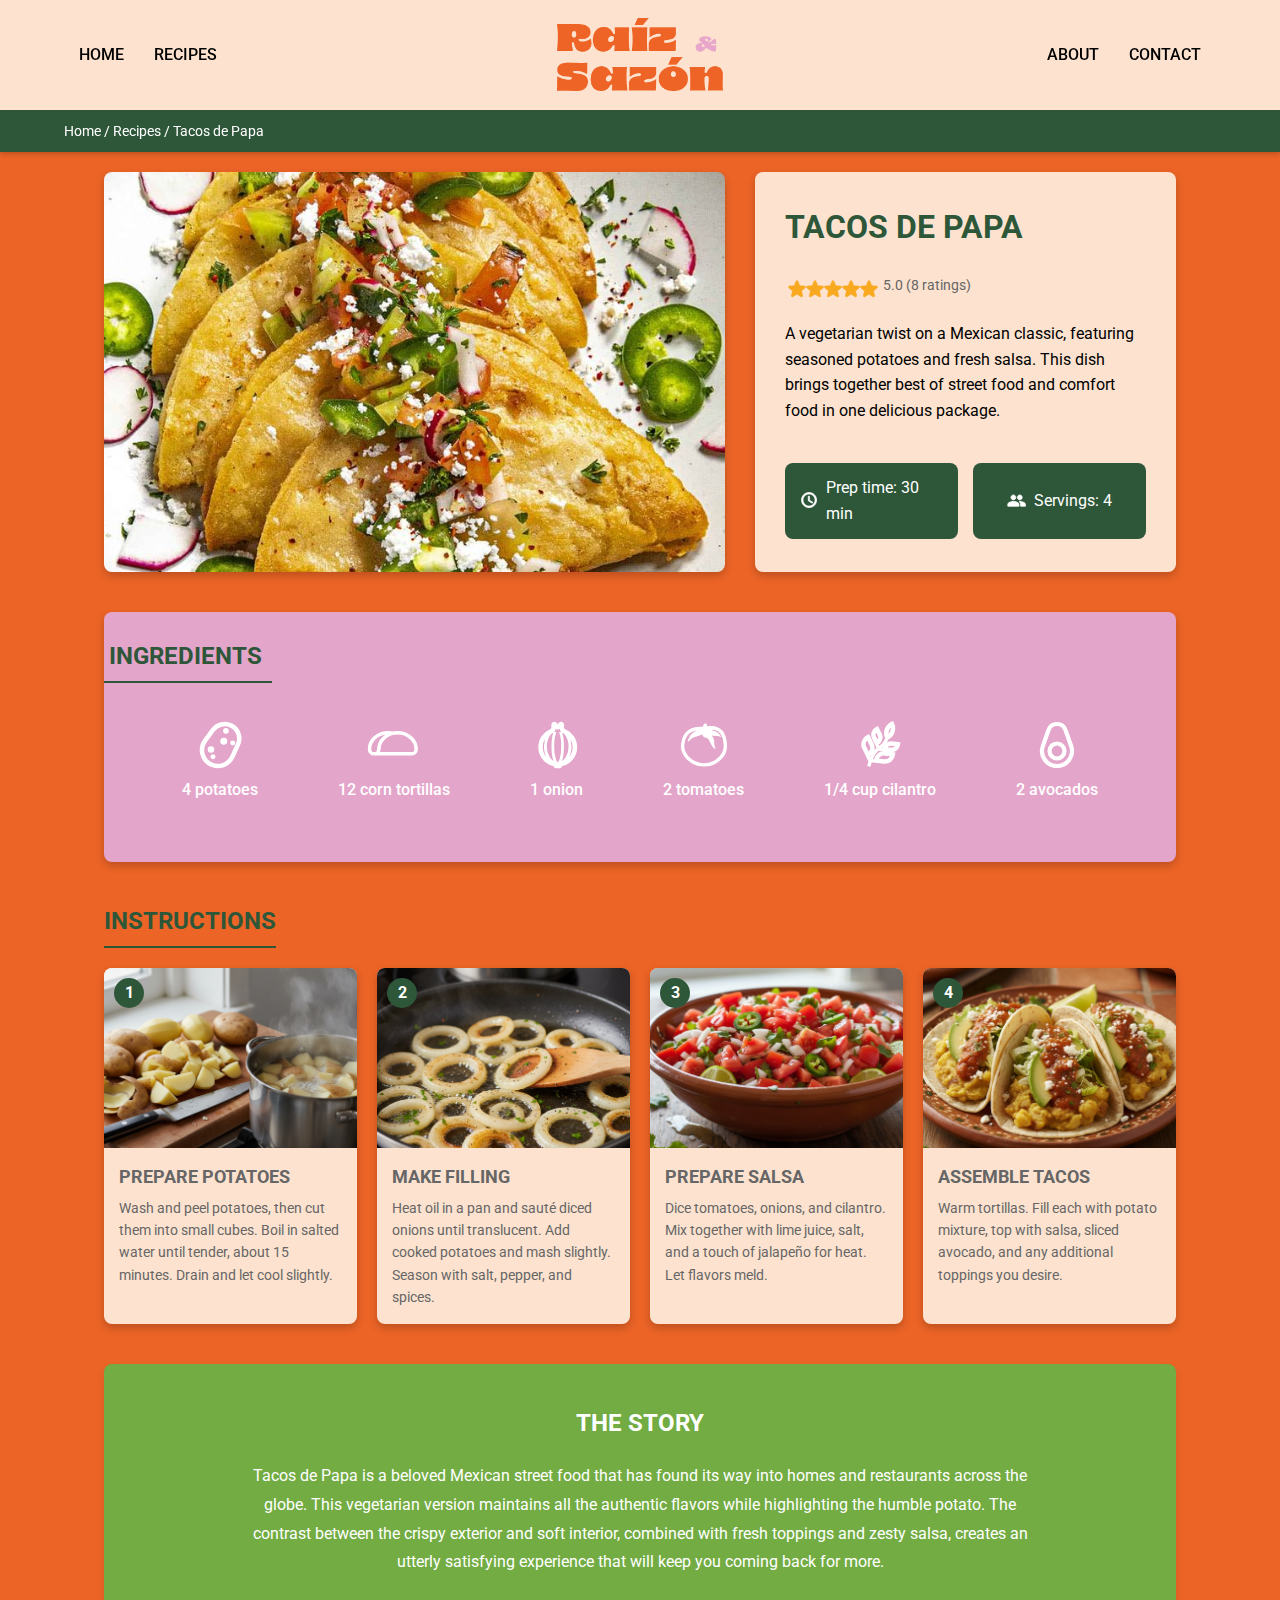
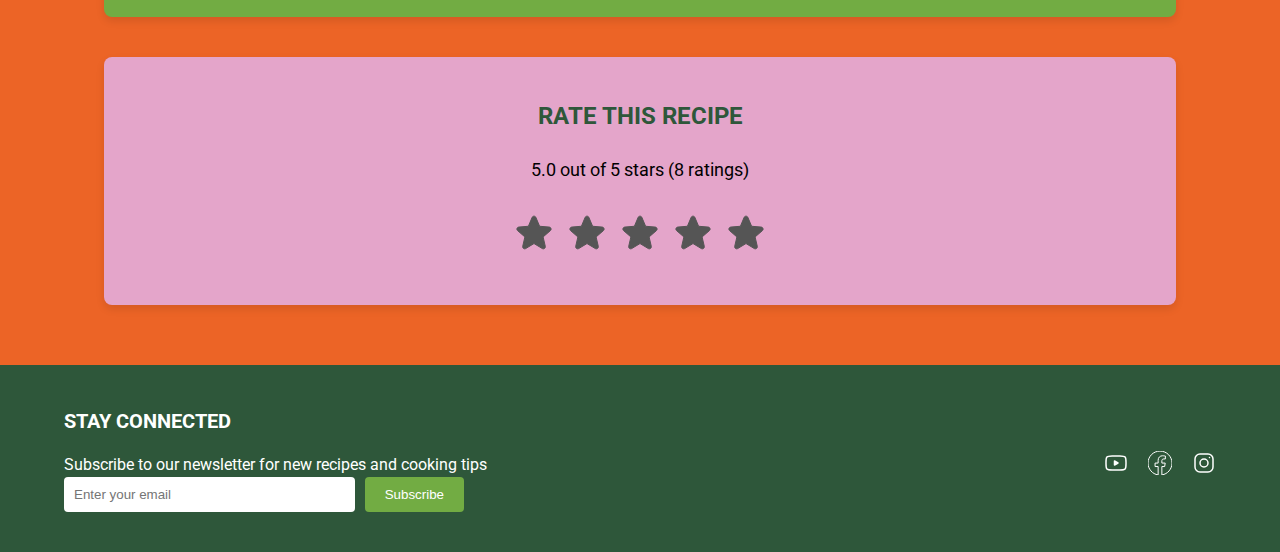
<file: index.html>
<!DOCTYPE html>
<html lang="en">
<head>
    <meta charset="UTF-8">
    <meta name="viewport" content="width=device-width, initial-scale=1.0">
    <title>raiz & sazon</title>
    <link rel="stylesheet" href="css/raiz.css">
</head>

<body>
    <header>
        <nav>
            <div class="nav-left">
                <ul class="nav-links">
                    <li><a href="#">HOME</a></li>
                    <li><a href="#">RECIPES</a></li>
                </ul>
            </div>
            <div class="logo">
                <img src="img/raiz_sazon_logo.png" alt="Raíz Sazón Logo">
            </div>
            <div class="nav-right">
                <ul class="nav-links">
                    <li><a href="#">ABOUT</a></li>
                    <li><a href="#">CONTACT</a></li>
                </ul>
            </div>
        </nav>
        <div class="breadcrumb">
            <a href="#">Home</a> / <a href="#">Recipes</a> / Tacos de Papa
        </div>
    </header>
    
    <main class="container">
        <section class="recipe-header">
            <div class="recipe-image" style="background-image: url('img/tacos.jpg')"></div>
            <div class="recipe-info">
                <h1 class="recipe-title">Tacos de Papa</h1>
                <div class="rating">
                    <div class="stars">
                        <span class="icon star-filled"><svg xmlns="http://www.w3.org/2000/svg" width="24" height="24" viewBox="0 0 24 24"><path fill="currentColor" d="m12 17.275l-4.15 2.5q-.275.175-.575.15t-.525-.2t-.35-.437t-.05-.588l1.1-4.725L3.775 10.8q-.25-.225-.312-.513t.037-.562t.3-.45t.55-.225l4.85-.425l1.875-4.45q.125-.3.388-.45t.537-.15t.537.15t.388.45l1.875 4.45l4.85.425q.35.05.55.225t.3.45t.038.563t-.313.512l-3.675 3.175l1.1 4.725q.075.325-.05.588t-.35.437t-.525.2t-.575-.15z" stroke-width="0.5" stroke="currentColor"/></svg></span>
                        <span class="icon star-filled"><svg xmlns="http://www.w3.org/2000/svg" width="24" height="24" viewBox="0 0 24 24"><path fill="currentColor" d="m12 17.275l-4.15 2.5q-.275.175-.575.15t-.525-.2t-.35-.437t-.05-.588l1.1-4.725L3.775 10.8q-.25-.225-.312-.513t.037-.562t.3-.45t.55-.225l4.85-.425l1.875-4.45q.125-.3.388-.45t.537-.15t.537.15t.388.45l1.875 4.45l4.85.425q.35.05.55.225t.3.45t.038.563t-.313.512l-3.675 3.175l1.1 4.725q.075.325-.05.588t-.35.437t-.525.2t-.575-.15z" stroke-width="0.5" stroke="currentColor"/></svg></span>
                        <span class="icon star-filled"><svg xmlns="http://www.w3.org/2000/svg" width="24" height="24" viewBox="0 0 24 24"><path fill="currentColor" d="m12 17.275l-4.15 2.5q-.275.175-.575.15t-.525-.2t-.35-.437t-.05-.588l1.1-4.725L3.775 10.8q-.25-.225-.312-.513t.037-.562t.3-.45t.55-.225l4.85-.425l1.875-4.45q.125-.3.388-.45t.537-.15t.537.15t.388.45l1.875 4.45l4.85.425q.35.05.55.225t.3.45t.038.563t-.313.512l-3.675 3.175l1.1 4.725q.075.325-.05.588t-.35.437t-.525.2t-.575-.15z" stroke-width="0.5" stroke="currentColor"/></svg></span>
                        <span class="icon star-filled"><svg xmlns="http://www.w3.org/2000/svg" width="24" height="24" viewBox="0 0 24 24"><path fill="currentColor" d="m12 17.275l-4.15 2.5q-.275.175-.575.15t-.525-.2t-.35-.437t-.05-.588l1.1-4.725L3.775 10.8q-.25-.225-.312-.513t.037-.562t.3-.45t.55-.225l4.85-.425l1.875-4.45q.125-.3.388-.45t.537-.15t.537.15t.388.45l1.875 4.45l4.85.425q.35.05.55.225t.3.45t.038.563t-.313.512l-3.675 3.175l1.1 4.725q.075.325-.05.588t-.35.437t-.525.2t-.575-.15z" stroke-width="0.5" stroke="currentColor"/></svg></span>
                        <span class="icon star-filled"><svg xmlns="http://www.w3.org/2000/svg" width="24" height="24" viewBox="0 0 24 24"><path fill="currentColor" d="m12 17.275l-4.15 2.5q-.275.175-.575.15t-.525-.2t-.35-.437t-.05-.588l1.1-4.725L3.775 10.8q-.25-.225-.312-.513t.037-.562t.3-.45t.55-.225l4.85-.425l1.875-4.45q.125-.3.388-.45t.537-.15t.537.15t.388.45l1.875 4.45l4.85.425q.35.05.55.225t.3.45t.038.563t-.313.512l-3.675 3.175l1.1 4.725q.075.325-.05.588t-.35.437t-.525.2t-.575-.15z" stroke-width="0.5" stroke="currentColor"/></svg></span>
                    </div>
                    <div class="rating-count">5.0 (8 ratings)</div>
                </div>
                <p class="recipe-description">
                    A vegetarian twist on a Mexican classic, featuring seasoned potatoes and fresh salsa. This dish brings together best of street food and comfort food in one delicious package.
                </p>
                <div class="recipe-meta">
                    <div class="meta-item prep-time">
                        <span class="icon icon-clock"><svg xmlns="http://www.w3.org/2000/svg" viewBox="0 0 24 24" fill="currentColor"><path d="M11.99 2C6.47 2 2 6.48 2 12s4.47 10 9.99 10C17.52 22 22 17.52 22 12S17.52 2 11.99 2zM12 20c-4.42 0-8-3.58-8-8s3.58-8 8-8 8 3.58 8 8-3.58 8-8 8zm.5-13H11v6l5.25 3.15.75-1.23-4.5-2.67z"/></svg></span>
                        <span>Prep time: 30 min</span>
                    </div>
                    <div class="meta-item servings">
                        <span class="icon icon-users"><svg xmlns="http://www.w3.org/2000/svg" viewBox="0 0 24 24" fill="currentColor"><path d="M16 11c1.66 0 2.99-1.34 2.99-3S17.66 5 16 5c-1.66 0-3 1.34-3 3s1.34 3 3 3zm-8 0c1.66 0 2.99-1.34 2.99-3S9.66 5 8 5C6.34 5 5 6.34 5 8s1.34 3 3 3zm0 2c-2.33 0-7 1.17-7 3.5V19h14v-2.5c0-2.33-4.67-3.5-7-3.5zm8 0c-.29 0-.62.02-.97.05 1.16.84 1.97 1.97 1.97 3.45V19h6v-2.5c0-2.33-4.67-3.5-7-3.5z"/></svg></span>
                        <span>Servings: 4</span>
                    </div>
                </div>
            </div>
        </section>
        
        <section class="ingredients">
            <h2 class="section-title">Ingredients</h2>
            <ul class="ingredient-list">
                <li class="ingredient-item">
                    <span class="icon ingredient-icon"><svg xmlns="http://www.w3.org/2000/svg" width="32" height="32" viewBox="0 0 32 32"><g fill="currentColor" stroke-width="1" stroke="currentColor"><path d="M19.967 7.946a1.4 1.4 0 1 0 0-2.8a1.4 1.4 0 0 0 0 2.8m.36 5.55a1.83 1.83 0 1 1-3.66 0a1.83 1.83 0 0 1 3.66 0m-8.65 5.51a1.68 1.68 0 1 1-3.36 0a1.68 1.68 0 0 1 3.36 0m-.37 6.03a1.16 1.16 0 1 0 0-2.32a1.16 1.16 0 0 0 0 2.32m14.35-10.38a1.16 1.16 0 1 1-2.32 0a1.16 1.16 0 0 1 2.32 0"/><path d="M23.684 2.021A10.706 10.706 0 0 0 10.49 5.374l-5.24 7.14c-4.323 5.888-2.188 14.26 4.42 17.367c5.834 2.746 12.772.206 15.474-5.635a2294 2294 0 0 0 2.413-5.225l1.297-2.817c2.46-5.34.154-11.67-5.171-14.183m-11.58 4.536A8.706 8.706 0 0 1 22.83 3.83c4.335 2.046 6.209 7.196 4.209 11.537l-1.297 2.816v.002c-.65 1.41-.665 1.444-2.413 5.22c-2.237 4.839-7.98 6.938-12.806 4.666c-5.471-2.573-7.237-9.502-3.66-14.374z"/></g></svg></span>
                    <span>4 potatoes</span>
                </li>
                <li class="ingredient-item">
                    <span class="icon ingredient-icon"><svg xmlns="http://www.w3.org/2000/svg" width="24" height="24" viewBox="0 0 24 24"><path fill="currentColor" d="M3.5 18A2.5 2.5 0 0 1 1 15.5C1 11.36 4.81 8 9.5 8c.69 0 1.36.07 2 .21c.64-.14 1.31-.21 2-.21c4.69 0 8.5 3.36 8.5 7.5a2.5 2.5 0 0 1-2.5 2.5zM2 15.5A1.5 1.5 0 0 0 3.5 17A1.5 1.5 0 0 0 5 15.5c0-2.78 1.71-5.2 4.25-6.5C5.22 9.12 2 12 2 15.5M19.5 17a1.5 1.5 0 0 0 1.5-1.5c0-3.59-3.36-6.5-7.5-6.5S6 11.91 6 15.5c0 .56-.19 1.08-.5 1.5z" stroke-width="0.5" stroke="currentColor"/></svg></span>
                    <span>12 corn tortillas</span>
                </li>
                <li class="ingredient-item">
                    <span class="icon ingredient-icon"><svg xmlns="http://www.w3.org/2000/svg" width="32" height="32" viewBox="0 0 32 32"><path fill="currentColor" d="M12.74 2.458c0-1.333 1.658-1.981 2.553-.959l1.182 1.354L17.657 1.5c.895-1.023 2.553-.375 2.553.958v1.83c0 .738.44 1.405 1.136 1.712c4.464 1.892 7.604 6.325 7.604 11.488c0 6.076-4.349 11.146-10.11 12.25v.01c0 .69-.56 1.25-1.25 1.25h-2.16c-.69 0-1.25-.56-1.25-1.25v-.005C8.458 28.632 4 23.438 4 17.478c0-5.166 3.143-9.589 7.608-11.48a1.86 1.86 0 0 0 1.132-1.7zm2 1.449v.39a3.86 3.86 0 0 1-2.346 3.54l-.004.002q-.276.116-.542.248c-1.96 2.085-3.118 5.341-3.118 8.84c0 5.31 2.645 9.753 6.153 10.805c-1.346-2.014-2.063-6.514-2.063-10.814c0-3.76.5-7.21 1.37-9.44l.75.29c-.82 2.11-1.31 5.53-1.31 9.15c0 3.03.33 5.88.94 8.02c.552 1.949 1.2 2.82 1.69 3.022q.221.005.441 0c.489-.203 1.137-1.074 1.689-3.022c.6-2.14.94-4.98.94-8.02c0-3.61-.49-7.03-1.31-9.15l.75-.29c.87 2.24 1.37 5.68 1.37 9.44c-.007 4.3-.72 8.801-2.064 10.814c3.508-1.05 6.154-5.494 6.154-10.804c0-3.495-1.155-6.746-3.109-8.832a10 10 0 0 0-.56-.257l-.012-.005a3.87 3.87 0 0 1-2.339-3.546v-.381l-.635.726a1.456 1.456 0 0 1-2.186.016l-.006-.007zM9.67 9.52A10.44 10.44 0 0 0 6 17.478c0 3.797 2.18 7.24 5.335 9.08q-.547-.559-1.035-1.24c-1.61-2.25-2.49-5.23-2.49-8.39c0-2.728.67-5.326 1.86-7.407m11.817 17.167a10.47 10.47 0 0 0 5.463-9.2c0-3.176-1.416-6.025-3.649-7.947c1.184 2.078 1.849 4.668 1.849 7.387c0 3.16-.88 6.14-2.49 8.39q-.55.762-1.173 1.37" stroke-width="1" stroke="currentColor"/></svg></span>
                    <span>1 onion</span>
                </li>
                <li class="ingredient-item">
                    <span class="icon ingredient-icon"><svg xmlns="http://www.w3.org/2000/svg" width="64" height="64" viewBox="0 0 64 64"><path fill="currentColor" d="M61.96 31.649C60.747 10.563 49.854 7.48 41.072 7.479h-.001c-2.219.001-4.301.197-6.06.351c-.015-.959.026-1.986.187-3.121c.003-.016-.004-.03-.006-.045q.005-.012.006-.024c0-.353-.664-.64-1.486-.64c-.82 0-1.484.287-1.484.64a24.5 24.5 0 0 1-.917 3.371c-11.587.07-26.85 1.908-29.18 22.922C.441 46.184 15.336 60 32.093 60S62.841 46.975 61.96 31.649M35.635 10.787q.614-.055 1.269-.108c-.524.211-1.033.43-1.512.65c-.035-.158-.059-.346-.091-.514zm-5.559.238c-.131.273-.259.535-.382.776a9 9 0 0 0-.933-.742q.657-.022 1.315-.034m22.571 37.301C47.442 53.839 39.95 57 32.093 57c-8.007 0-15.96-3.544-21.276-9.48c-4.307-4.811-6.333-10.584-5.704-16.257c1.181-10.648 5.892-15.734 11.938-18.143c5.858-1.088 11.37.91 11.37.91s-12.529-3.11-17.442 12.988c6.183-9.639 16.823-6.802 19.622-10.355c0 6.869 4.992 3.536 7.515 6.63c3.246 3.978 4.434 11.106 8.168 12.51c-3.678-7.896 2.344-7.588-6.117-18.185c4.457 2.769 6.768-.033 12.854 2.462c-5.207-8.511-13.537-6.05-13.537-6.05s3.39-3.089 6.984-3.003c6.072 1.418 11.657 6.189 12.498 20.795c.342 5.965-1.902 11.826-6.319 16.504" stroke-width="1.5" stroke="currentColor"/></svg></span>
                    <span>2 tomatoes</span>
                </li>
                <li class="ingredient-item">
                    <span class="icon ingredient-icon"><svg xmlns="http://www.w3.org/2000/svg" width="32" height="32" viewBox="0 0 32 32"><path fill="currentColor" d="m24.877 1.562l-.439-.9l-.898.44c-3.834 1.87-5.444 6.497-3.57 10.337l.056.115a13.2 13.2 0 0 1-4.641 5.854l-.925-1.903a5.23 5.23 0 0 0 2.227-6.892L14.44 3.994l-.899.437a5.226 5.226 0 0 0-2.412 6.986l1.537 3.16q.014.04.032.077l1.69 3.476a14.4 14.4 0 0 0-4.68 6.58l-.256.74l-.964-1.983a6.41 6.41 0 0 0 2.77-8.463l-2.76-5.662l-.9.44c-3.172 1.55-4.502 5.377-2.949 8.557l2.284 4.685q.015.047.037.092l1.922 3.954l-.874 2.53l1.14.39l1.007-2.907l3.8.396l.073.002l4.536.474a6.403 6.403 0 0 0 7.039-5.701l.104-.995l-6.265-.653a6.403 6.403 0 0 0-7.015 5.501l-1.867-.195l.278-.802a13.2 13.2 0 0 1 3.975-5.764l3.233.343v.002l.627.065l.507.054l.027.002l3.957.413c2.866.296 5.442-1.78 5.739-4.652l.103-.994l-5.11-.533h-.003c-2.807-.302-5.31 1.688-5.713 4.445l-1.937-.207a14.4 14.4 0 0 0 4.91-6.315l.143-.07c3.846-1.871 5.444-6.5 3.57-10.337m-3.473 7.94l-.034-.01a5.74 5.74 0 0 1 2.098-6.012a5.73 5.73 0 0 1-2.064 6.022m-8.476 1.041a3.23 3.23 0 0 1 .657-3.734l1.304 2.678a3.23 3.23 0 0 1-.66 3.732zm-6.482 6.918a4.4 4.4 0 0 1 1.182-5.34l1.83 3.755v.001a4.41 4.41 0 0 1-1.18 5.342zm16.935.775l-2.965-.31a3.21 3.21 0 0 1 3.275-1.891h.003l2.969.31a3.23 3.23 0 0 1-3.282 1.89m-8.76 7.295a4.41 4.41 0 0 1 4.624-2.936l4.162.434a4.41 4.41 0 0 1-4.624 2.936z" stroke-width="1" stroke="currentColor"/></svg></span>
                    <span>1/4 cup cilantro</span>
                </li>
                <li class="ingredient-item">
                    <span class="icon ingredient-icon"><svg xmlns="http://www.w3.org/2000/svg" width="256" height="256" viewBox="0 0 256 256"><path fill="currentColor" d="M128 112a48 48 0 1 0 48 48a48.05 48.05 0 0 0-48-48m0 80a32 32 0 1 1 32-32a32 32 0 0 1-32 32m83-61.34l-29.8-84.19a56 56 0 0 0-106-1.14l-29.51 83.5A88 88 0 1 0 211 130.66M128 232a72.05 72.05 0 0 1-67.33-97.57a1.3 1.3 0 0 1 .07-.18l29.54-83.59a40 40 0 0 1 75.74.88l.06.18L195.9 136a72.05 72.05 0 0 1-67.9 96" stroke-width="6.5" stroke="currentColor"/></svg></span>
                    <span>2 avocados</span>
                </li>
            </ul>
        </section>
        
        <section class="instructions">
            <h2 class="section-title">Instructions</h2>
            <div class="instruction-cards">
                <div class="instruction-card">
                    <div class="step-number">1</div>
                    <img src="img/step_1.png" alt="Preparing potatoes">
                    <h3>Prepare potatoes</h3>
                    <p>Wash and peel potatoes, then cut them into small cubes. Boil in salted water until tender, about 15 minutes. Drain and let cool slightly.</p>
                </div>
                <div class="instruction-card">
                    <div class="step-number">2</div>
                    <img src="img/step_2.png" alt="Making the filling">
                    <h3>Make filling</h3>
                    <p>Heat oil in a pan and sauté diced onions until translucent. Add cooked potatoes and mash slightly. Season with salt, pepper, and spices.</p>
                </div>
                <div class="instruction-card">
                    <div class="step-number">3</div>
                    <img src="img/step_3.png" alt="Preparing salsa">
                    <h3>Prepare salsa</h3>
                    <p>Dice tomatoes, onions, and cilantro. Mix together with lime juice, salt, and a touch of jalapeño for heat. Let flavors meld.</p>
                </div>
                <div class="instruction-card">
                    <div class="step-number">4</div>
                    <img src="img/step_4.png" alt="Assembling tacos">
                    <h3>Assemble tacos</h3>
                    <p>Warm tortillas. Fill each with potato mixture, top with salsa, sliced avocado, and any additional toppings you desire.</p>
                </div>
            </div>
        </section>
        
        <section class="story">
            <h2>THE STORY</h2>
            <p>
                Tacos de Papa is a beloved Mexican street food that has found its way into homes and restaurants across the globe. This vegetarian version maintains all the authentic flavors while highlighting the humble potato. The contrast between the crispy exterior and soft interior, combined with fresh toppings and zesty salsa, creates an utterly satisfying experience that will keep you coming back for more.
            </p>
        </section>
        
       <section class="rating-section">
        <h2>Rate This Recipe</h2>
        <div class="current-rating">5.0 out of 5 stars (8 ratings)</div>
        <div class="user-rating">
            <input type="radio" name="rating" id="star5" value="5"><label for="star5"><svg xmlns="http://www.w3.org/2000/svg" width="48" height="48" viewBox="0 0 24 24" class="star-icon"><path fill="currentColor" d="m12 17.275l-4.15 2.5q-.275.175-.575.15t-.525-.2t-.35-.437t-.05-.588l1.1-4.725L3.775 10.8q-.25-.225-.312-.513t.037-.562t.3-.45t.55-.225l4.85-.425l1.875-4.45q.125-.3.388-.45t.537-.15t.537.15t.388.45l1.875 4.45l4.85.425q.35.05.55.225t.3.45t.038.563t-.313.512l-3.675 3.175l1.1 4.725q.075.325-.05.588t-.35.437t-.525.2t-.575-.15z" stroke-width="0.5" stroke="currentColor"/></svg></label>
            <input type="radio" name="rating" id="star4" value="4"><label for="star4"><svg xmlns="http://www.w3.org/2000/svg" width="48" height="48" viewBox="0 0 24 24" class="star-icon"><path fill="currentColor" d="m12 17.275l-4.15 2.5q-.275.175-.575.15t-.525-.2t-.35-.437t-.05-.588l1.1-4.725L3.775 10.8q-.25-.225-.312-.513t.037-.562t.3-.45t.55-.225l4.85-.425l1.875-4.45q.125-.3.388-.45t.537-.15t.537.15t.388.45l1.875 4.45l4.85.425q.35.05.55.225t.3.45t.038.563t-.313.512l-3.675 3.175l1.1 4.725q.075.325-.05.588t-.35.437t-.525.2t-.575-.15z" stroke-width="0.5" stroke="currentColor"/></svg></label>
            <input type="radio" name="rating" id="star3" value="3"><label for="star3"><svg xmlns="http://www.w3.org/2000/svg" width="48" height="48" viewBox="0 0 24 24" class="star-icon"><path fill="currentColor" d="m12 17.275l-4.15 2.5q-.275.175-.575.15t-.525-.2t-.35-.437t-.05-.588l1.1-4.725L3.775 10.8q-.25-.225-.312-.513t.037-.562t.3-.45t.55-.225l4.85-.425l1.875-4.45q.125-.3.388-.45t.537-.15t.537.15t.388.45l1.875 4.45l4.85.425q.35.05.55.225t.3.45t.038.563t-.313.512l-3.675 3.175l1.1 4.725q.075.325-.05.588t-.35.437t-.525.2t-.575-.15z" stroke-width="0.5" stroke="currentColor"/></svg></label>
            <input type="radio" name="rating" id="star2" value="2"><label for="star2"><svg xmlns="http://www.w3.org/2000/svg" width="48" height="48" viewBox="0 0 24 24" class="star-icon"><path fill="currentColor" d="m12 17.275l-4.15 2.5q-.275.175-.575.15t-.525-.2t-.35-.437t-.05-.588l1.1-4.725L3.775 10.8q-.25-.225-.312-.513t.037-.562t.3-.45t.55-.225l4.85-.425l1.875-4.45q.125-.3.388-.45t.537-.15t.537.15t.388.45l1.875 4.45l4.85.425q.35.05.55.225t.3.45t.038.563t-.313.512l-3.675 3.175l1.1 4.725q.075.325-.05.588t-.35.437t-.525.2t-.575-.15z" stroke-width="0.5" stroke="currentColor"/></svg></label>
            <input type="radio" name="rating" id="star1" value="1"><label for="star1"><svg xmlns="http://www.w3.org/2000/svg" width="48" height="48" viewBox="0 0 24 24" class="star-icon"><path fill="currentColor" d="m12 17.275l-4.15 2.5q-.275.175-.575.15t-.525-.2t-.35-.437t-.05-.588l1.1-4.725L3.775 10.8q-.25-.225-.312-.513t.037-.562t.3-.45t.55-.225l4.85-.425l1.875-4.45q.125-.3.388-.45t.537-.15t.537.15t.388.45l1.875 4.45l4.85.425q.35.05.55.225t.3.45t.038.563t-.313.512l-3.675 3.175l1.1 4.725q.075.325-.05.588t-.35.437t-.525.2t-.575-.15z" stroke-width="0.5" stroke="currentColor"/></svg></label>
        </div>
    </section>
    </main>
    
    <footer>
        <div class="newsletter">
            <h3>stay connected</h3>
            <p>Subscribe to our newsletter for new recipes and cooking tips</p>
            <form class="newsletter-form">
                <input type="email" placeholder="Enter your email" required>
                <button type="submit">Subscribe</button>
            </form>
        </div>
        <div class="social-links">
            <a href="#"><span class="icon"><svg xmlns="http://www.w3.org/2000/svg" width="24" height="24" viewBox="0 0 24 24"><g fill="none" stroke="currentColor" stroke-width="1.5"><path fill="currentColor" stroke-linecap="round" stroke-linejoin="round" d="m14 12l-3.5 2v-4z"/><path d="M2 12.708v-1.416c0-2.895 0-4.343.905-5.274c.906-.932 2.332-.972 5.183-1.053C9.438 4.927 10.818 4.9 12 4.9s2.561.027 3.912.065c2.851.081 4.277.121 5.182 1.053S22 8.398 22 11.292v1.415c0 2.896 0 4.343-.905 5.275c-.906.931-2.331.972-5.183 1.052c-1.35.039-2.73.066-3.912.066s-2.561-.027-3.912-.066c-2.851-.08-4.277-.12-5.183-1.052S2 15.602 2 12.708Z"/></g></svg></span></a>
           <a href="#"><span class="icon"><svg xmlns="http://www.w3.org/2000/svg" width="24" height="24" viewBox="0 0 24 24" fill="none"><path d="M24 12.073c0-6.627-5.373-12-12-12s-12 5.373-12 12c0 5.99 4.388 10.954 10.125 11.854v-8.385H7.078v-3.47h3.047V9.43c0-3.007 1.792-4.669 4.533-4.669 1.312 0 2.686.235 2.686.235v2.953H15.83c-1.491 0-1.956.925-1.956 1.874v2.25h3.328l-.532 3.47h-2.796v8.385C19.612 23.027 24 18.062 24 12.073z"/></svg></span></a>
            <a href="#"><span class="icon"><svg xmlns="http://www.w3.org/2000/svg" width="24" height="24" viewBox="0 0 24 24"><g fill="none" stroke="currentColor" stroke-width="1.5"><path stroke-linecap="round" stroke-linejoin="round" d="M12 16a4 4 0 1 0 0-8a4 4 0 0 0 0 8"/><path d="M3 16V8a5 5 0 0 1 5-5h8a5 5 0 0 1 5 5v8a5 5 0 0 1-5 5H8a5 5 0 0 1-5-5Z"/><path stroke-linecap="round" stroke-linejoin="round" d="m17.5 6.51l.01-.011"/></g></svg></span></a>
        </div>
    </footer>
</body>
</html>
</file>
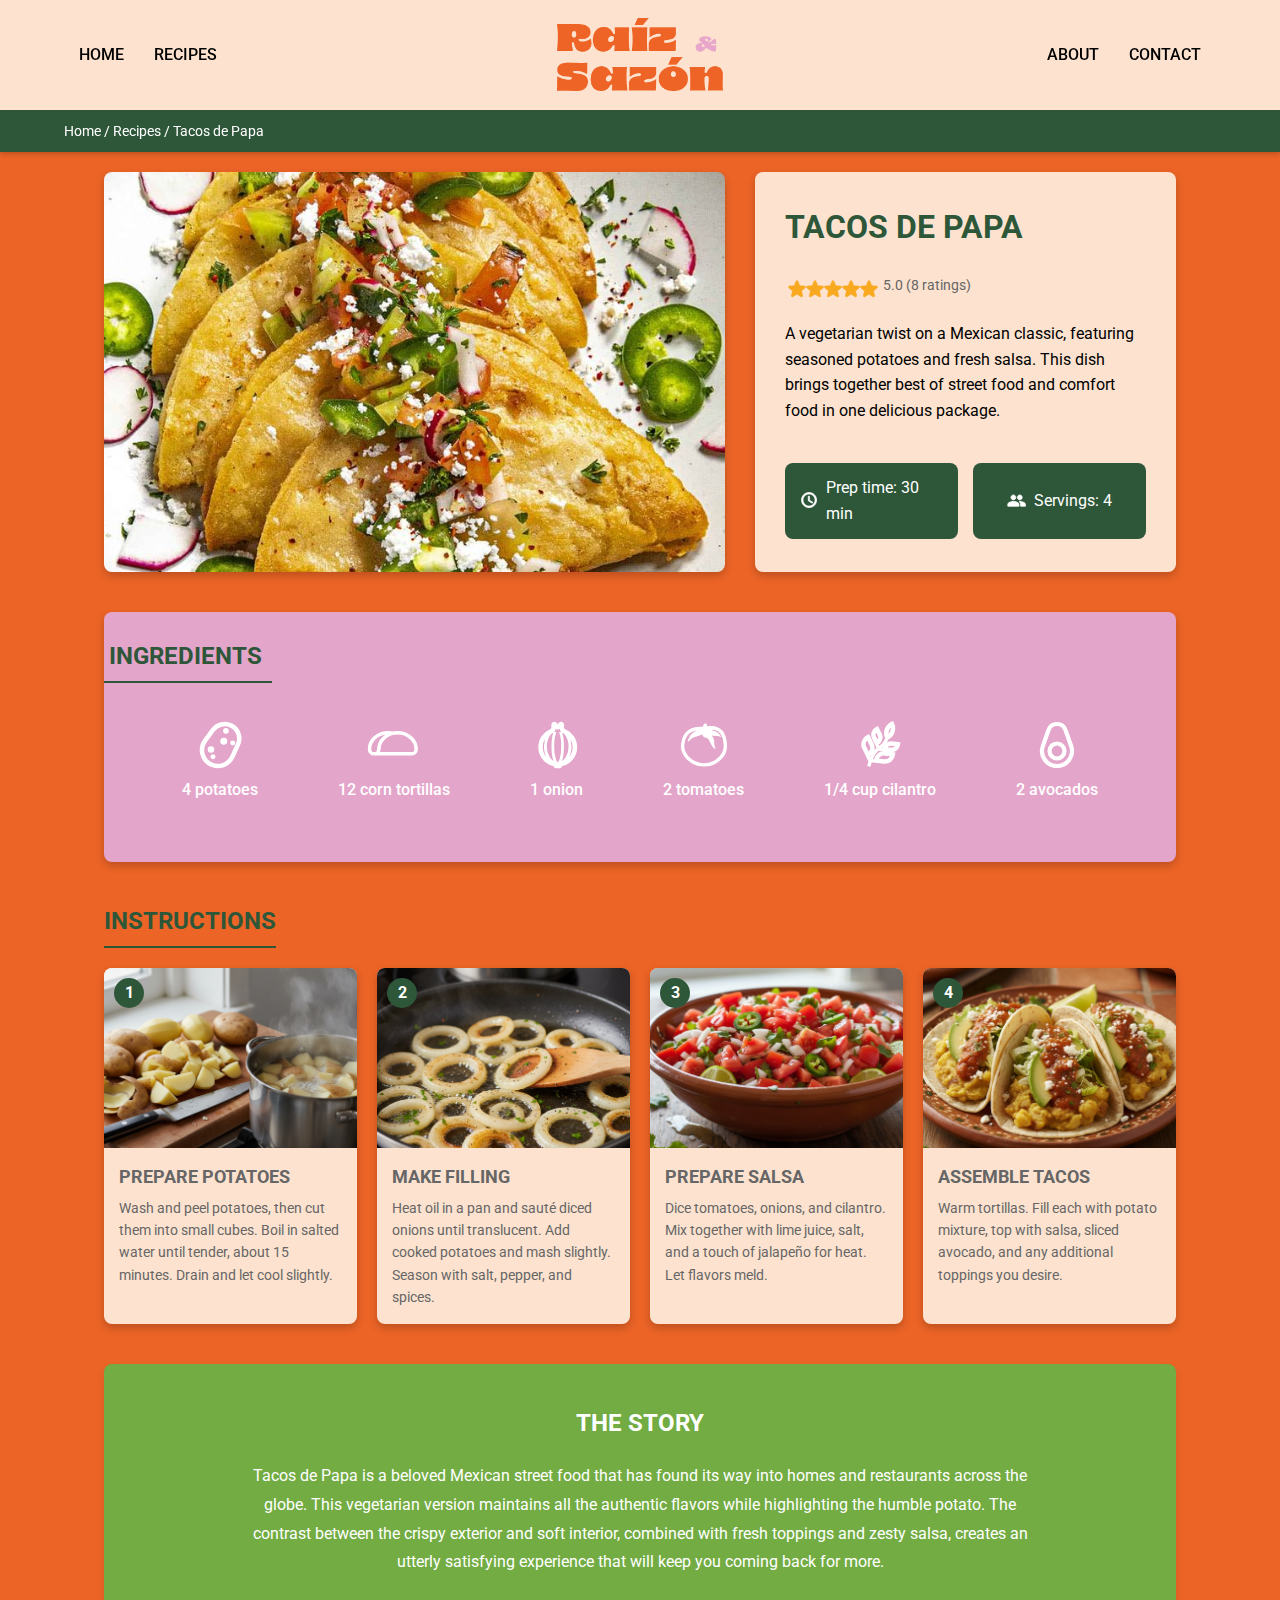
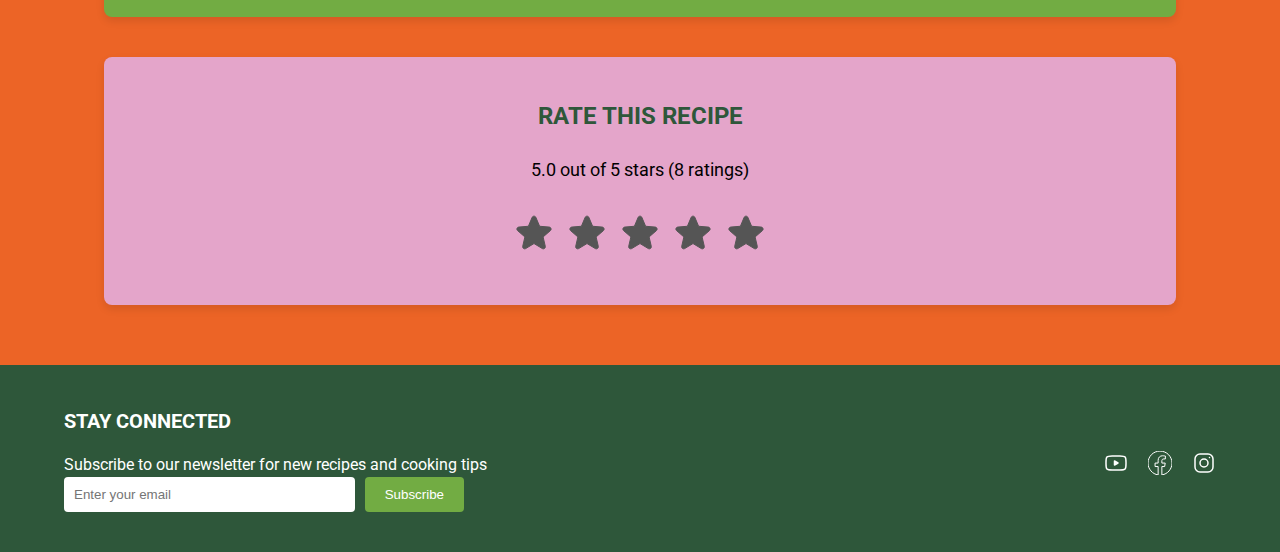
<file: raiz&sazon.html>
<!DOCTYPE html>
<html lang="en">
<head>
    <meta charset="UTF-8">
    <meta name="viewport" content="width=device-width, initial-scale=1.0">
    <title>raiz & sazon</title>
    <link rel="stylesheet" href="css/raiz.css">
</head>

<body>
    <header>
        <nav>
            <div class="nav-left">
                <ul class="nav-links">
                    <li><a href="#">HOME</a></li>
                    <li><a href="#">RECIPES</a></li>
                </ul>
            </div>
            <div class="logo">
                <img src="img/raiz_sazon_logo.png" alt="Raíz Sazón Logo">
            </div>
            <div class="nav-right">
                <ul class="nav-links">
                    <li><a href="#">ABOUT</a></li>
                    <li><a href="#">CONTACT</a></li>
                </ul>
            </div>
        </nav>
        <div class="breadcrumb">
            <a href="#">Home</a> / <a href="#">Recipes</a> / Tacos de Papa
        </div>
    </header>
    
    <main class="container">
        <section class="recipe-header">
            <div class="recipe-image" style="background-image: url('img/tacos.jpg')"></div>
            <div class="recipe-info">
                <h1 class="recipe-title">Tacos de Papa</h1>
                <div class="rating">
                    <div class="stars">
                        <span class="icon star-filled"><svg xmlns="http://www.w3.org/2000/svg" width="24" height="24" viewBox="0 0 24 24"><path fill="currentColor" d="m12 17.275l-4.15 2.5q-.275.175-.575.15t-.525-.2t-.35-.437t-.05-.588l1.1-4.725L3.775 10.8q-.25-.225-.312-.513t.037-.562t.3-.45t.55-.225l4.85-.425l1.875-4.45q.125-.3.388-.45t.537-.15t.537.15t.388.45l1.875 4.45l4.85.425q.35.05.55.225t.3.45t.038.563t-.313.512l-3.675 3.175l1.1 4.725q.075.325-.05.588t-.35.437t-.525.2t-.575-.15z" stroke-width="0.5" stroke="currentColor"/></svg></span>
                        <span class="icon star-filled"><svg xmlns="http://www.w3.org/2000/svg" width="24" height="24" viewBox="0 0 24 24"><path fill="currentColor" d="m12 17.275l-4.15 2.5q-.275.175-.575.15t-.525-.2t-.35-.437t-.05-.588l1.1-4.725L3.775 10.8q-.25-.225-.312-.513t.037-.562t.3-.45t.55-.225l4.85-.425l1.875-4.45q.125-.3.388-.45t.537-.15t.537.15t.388.45l1.875 4.45l4.85.425q.35.05.55.225t.3.45t.038.563t-.313.512l-3.675 3.175l1.1 4.725q.075.325-.05.588t-.35.437t-.525.2t-.575-.15z" stroke-width="0.5" stroke="currentColor"/></svg></span>
                        <span class="icon star-filled"><svg xmlns="http://www.w3.org/2000/svg" width="24" height="24" viewBox="0 0 24 24"><path fill="currentColor" d="m12 17.275l-4.15 2.5q-.275.175-.575.15t-.525-.2t-.35-.437t-.05-.588l1.1-4.725L3.775 10.8q-.25-.225-.312-.513t.037-.562t.3-.45t.55-.225l4.85-.425l1.875-4.45q.125-.3.388-.45t.537-.15t.537.15t.388.45l1.875 4.45l4.85.425q.35.05.55.225t.3.45t.038.563t-.313.512l-3.675 3.175l1.1 4.725q.075.325-.05.588t-.35.437t-.525.2t-.575-.15z" stroke-width="0.5" stroke="currentColor"/></svg></span>
                        <span class="icon star-filled"><svg xmlns="http://www.w3.org/2000/svg" width="24" height="24" viewBox="0 0 24 24"><path fill="currentColor" d="m12 17.275l-4.15 2.5q-.275.175-.575.15t-.525-.2t-.35-.437t-.05-.588l1.1-4.725L3.775 10.8q-.25-.225-.312-.513t.037-.562t.3-.45t.55-.225l4.85-.425l1.875-4.45q.125-.3.388-.45t.537-.15t.537.15t.388.45l1.875 4.45l4.85.425q.35.05.55.225t.3.45t.038.563t-.313.512l-3.675 3.175l1.1 4.725q.075.325-.05.588t-.35.437t-.525.2t-.575-.15z" stroke-width="0.5" stroke="currentColor"/></svg></span>
                        <span class="icon star-filled"><svg xmlns="http://www.w3.org/2000/svg" width="24" height="24" viewBox="0 0 24 24"><path fill="currentColor" d="m12 17.275l-4.15 2.5q-.275.175-.575.15t-.525-.2t-.35-.437t-.05-.588l1.1-4.725L3.775 10.8q-.25-.225-.312-.513t.037-.562t.3-.45t.55-.225l4.85-.425l1.875-4.45q.125-.3.388-.45t.537-.15t.537.15t.388.45l1.875 4.45l4.85.425q.35.05.55.225t.3.45t.038.563t-.313.512l-3.675 3.175l1.1 4.725q.075.325-.05.588t-.35.437t-.525.2t-.575-.15z" stroke-width="0.5" stroke="currentColor"/></svg></span>
                    </div>
                    <div class="rating-count">5.0 (8 ratings)</div>
                </div>
                <p class="recipe-description">
                    A vegetarian twist on a Mexican classic, featuring seasoned potatoes and fresh salsa. This dish brings together best of street food and comfort food in one delicious package.
                </p>
                <div class="recipe-meta">
                    <div class="meta-item prep-time">
                        <span class="icon icon-clock"><svg xmlns="http://www.w3.org/2000/svg" viewBox="0 0 24 24" fill="currentColor"><path d="M11.99 2C6.47 2 2 6.48 2 12s4.47 10 9.99 10C17.52 22 22 17.52 22 12S17.52 2 11.99 2zM12 20c-4.42 0-8-3.58-8-8s3.58-8 8-8 8 3.58 8 8-3.58 8-8 8zm.5-13H11v6l5.25 3.15.75-1.23-4.5-2.67z"/></svg></span>
                        <span>Prep time: 30 min</span>
                    </div>
                    <div class="meta-item servings">
                        <span class="icon icon-users"><svg xmlns="http://www.w3.org/2000/svg" viewBox="0 0 24 24" fill="currentColor"><path d="M16 11c1.66 0 2.99-1.34 2.99-3S17.66 5 16 5c-1.66 0-3 1.34-3 3s1.34 3 3 3zm-8 0c1.66 0 2.99-1.34 2.99-3S9.66 5 8 5C6.34 5 5 6.34 5 8s1.34 3 3 3zm0 2c-2.33 0-7 1.17-7 3.5V19h14v-2.5c0-2.33-4.67-3.5-7-3.5zm8 0c-.29 0-.62.02-.97.05 1.16.84 1.97 1.97 1.97 3.45V19h6v-2.5c0-2.33-4.67-3.5-7-3.5z"/></svg></span>
                        <span>Servings: 4</span>
                    </div>
                </div>
            </div>
        </section>
        
        <section class="ingredients">
            <h2 class="section-title">Ingredients</h2>
            <ul class="ingredient-list">
                <li class="ingredient-item">
                    <span class="icon ingredient-icon"><svg xmlns="http://www.w3.org/2000/svg" width="32" height="32" viewBox="0 0 32 32"><g fill="currentColor" stroke-width="1" stroke="currentColor"><path d="M19.967 7.946a1.4 1.4 0 1 0 0-2.8a1.4 1.4 0 0 0 0 2.8m.36 5.55a1.83 1.83 0 1 1-3.66 0a1.83 1.83 0 0 1 3.66 0m-8.65 5.51a1.68 1.68 0 1 1-3.36 0a1.68 1.68 0 0 1 3.36 0m-.37 6.03a1.16 1.16 0 1 0 0-2.32a1.16 1.16 0 0 0 0 2.32m14.35-10.38a1.16 1.16 0 1 1-2.32 0a1.16 1.16 0 0 1 2.32 0"/><path d="M23.684 2.021A10.706 10.706 0 0 0 10.49 5.374l-5.24 7.14c-4.323 5.888-2.188 14.26 4.42 17.367c5.834 2.746 12.772.206 15.474-5.635a2294 2294 0 0 0 2.413-5.225l1.297-2.817c2.46-5.34.154-11.67-5.171-14.183m-11.58 4.536A8.706 8.706 0 0 1 22.83 3.83c4.335 2.046 6.209 7.196 4.209 11.537l-1.297 2.816v.002c-.65 1.41-.665 1.444-2.413 5.22c-2.237 4.839-7.98 6.938-12.806 4.666c-5.471-2.573-7.237-9.502-3.66-14.374z"/></g></svg></span>
                    <span>4 potatoes</span>
                </li>
                <li class="ingredient-item">
                    <span class="icon ingredient-icon"><svg xmlns="http://www.w3.org/2000/svg" width="24" height="24" viewBox="0 0 24 24"><path fill="currentColor" d="M3.5 18A2.5 2.5 0 0 1 1 15.5C1 11.36 4.81 8 9.5 8c.69 0 1.36.07 2 .21c.64-.14 1.31-.21 2-.21c4.69 0 8.5 3.36 8.5 7.5a2.5 2.5 0 0 1-2.5 2.5zM2 15.5A1.5 1.5 0 0 0 3.5 17A1.5 1.5 0 0 0 5 15.5c0-2.78 1.71-5.2 4.25-6.5C5.22 9.12 2 12 2 15.5M19.5 17a1.5 1.5 0 0 0 1.5-1.5c0-3.59-3.36-6.5-7.5-6.5S6 11.91 6 15.5c0 .56-.19 1.08-.5 1.5z" stroke-width="0.5" stroke="currentColor"/></svg></span>
                    <span>12 corn tortillas</span>
                </li>
                <li class="ingredient-item">
                    <span class="icon ingredient-icon"><svg xmlns="http://www.w3.org/2000/svg" width="32" height="32" viewBox="0 0 32 32"><path fill="currentColor" d="M12.74 2.458c0-1.333 1.658-1.981 2.553-.959l1.182 1.354L17.657 1.5c.895-1.023 2.553-.375 2.553.958v1.83c0 .738.44 1.405 1.136 1.712c4.464 1.892 7.604 6.325 7.604 11.488c0 6.076-4.349 11.146-10.11 12.25v.01c0 .69-.56 1.25-1.25 1.25h-2.16c-.69 0-1.25-.56-1.25-1.25v-.005C8.458 28.632 4 23.438 4 17.478c0-5.166 3.143-9.589 7.608-11.48a1.86 1.86 0 0 0 1.132-1.7zm2 1.449v.39a3.86 3.86 0 0 1-2.346 3.54l-.004.002q-.276.116-.542.248c-1.96 2.085-3.118 5.341-3.118 8.84c0 5.31 2.645 9.753 6.153 10.805c-1.346-2.014-2.063-6.514-2.063-10.814c0-3.76.5-7.21 1.37-9.44l.75.29c-.82 2.11-1.31 5.53-1.31 9.15c0 3.03.33 5.88.94 8.02c.552 1.949 1.2 2.82 1.69 3.022q.221.005.441 0c.489-.203 1.137-1.074 1.689-3.022c.6-2.14.94-4.98.94-8.02c0-3.61-.49-7.03-1.31-9.15l.75-.29c.87 2.24 1.37 5.68 1.37 9.44c-.007 4.3-.72 8.801-2.064 10.814c3.508-1.05 6.154-5.494 6.154-10.804c0-3.495-1.155-6.746-3.109-8.832a10 10 0 0 0-.56-.257l-.012-.005a3.87 3.87 0 0 1-2.339-3.546v-.381l-.635.726a1.456 1.456 0 0 1-2.186.016l-.006-.007zM9.67 9.52A10.44 10.44 0 0 0 6 17.478c0 3.797 2.18 7.24 5.335 9.08q-.547-.559-1.035-1.24c-1.61-2.25-2.49-5.23-2.49-8.39c0-2.728.67-5.326 1.86-7.407m11.817 17.167a10.47 10.47 0 0 0 5.463-9.2c0-3.176-1.416-6.025-3.649-7.947c1.184 2.078 1.849 4.668 1.849 7.387c0 3.16-.88 6.14-2.49 8.39q-.55.762-1.173 1.37" stroke-width="1" stroke="currentColor"/></svg></span>
                    <span>1 onion</span>
                </li>
                <li class="ingredient-item">
                    <span class="icon ingredient-icon"><svg xmlns="http://www.w3.org/2000/svg" width="64" height="64" viewBox="0 0 64 64"><path fill="currentColor" d="M61.96 31.649C60.747 10.563 49.854 7.48 41.072 7.479h-.001c-2.219.001-4.301.197-6.06.351c-.015-.959.026-1.986.187-3.121c.003-.016-.004-.03-.006-.045q.005-.012.006-.024c0-.353-.664-.64-1.486-.64c-.82 0-1.484.287-1.484.64a24.5 24.5 0 0 1-.917 3.371c-11.587.07-26.85 1.908-29.18 22.922C.441 46.184 15.336 60 32.093 60S62.841 46.975 61.96 31.649M35.635 10.787q.614-.055 1.269-.108c-.524.211-1.033.43-1.512.65c-.035-.158-.059-.346-.091-.514zm-5.559.238c-.131.273-.259.535-.382.776a9 9 0 0 0-.933-.742q.657-.022 1.315-.034m22.571 37.301C47.442 53.839 39.95 57 32.093 57c-8.007 0-15.96-3.544-21.276-9.48c-4.307-4.811-6.333-10.584-5.704-16.257c1.181-10.648 5.892-15.734 11.938-18.143c5.858-1.088 11.37.91 11.37.91s-12.529-3.11-17.442 12.988c6.183-9.639 16.823-6.802 19.622-10.355c0 6.869 4.992 3.536 7.515 6.63c3.246 3.978 4.434 11.106 8.168 12.51c-3.678-7.896 2.344-7.588-6.117-18.185c4.457 2.769 6.768-.033 12.854 2.462c-5.207-8.511-13.537-6.05-13.537-6.05s3.39-3.089 6.984-3.003c6.072 1.418 11.657 6.189 12.498 20.795c.342 5.965-1.902 11.826-6.319 16.504" stroke-width="1.5" stroke="currentColor"/></svg></span>
                    <span>2 tomatoes</span>
                </li>
                <li class="ingredient-item">
                    <span class="icon ingredient-icon"><svg xmlns="http://www.w3.org/2000/svg" width="32" height="32" viewBox="0 0 32 32"><path fill="currentColor" d="m24.877 1.562l-.439-.9l-.898.44c-3.834 1.87-5.444 6.497-3.57 10.337l.056.115a13.2 13.2 0 0 1-4.641 5.854l-.925-1.903a5.23 5.23 0 0 0 2.227-6.892L14.44 3.994l-.899.437a5.226 5.226 0 0 0-2.412 6.986l1.537 3.16q.014.04.032.077l1.69 3.476a14.4 14.4 0 0 0-4.68 6.58l-.256.74l-.964-1.983a6.41 6.41 0 0 0 2.77-8.463l-2.76-5.662l-.9.44c-3.172 1.55-4.502 5.377-2.949 8.557l2.284 4.685q.015.047.037.092l1.922 3.954l-.874 2.53l1.14.39l1.007-2.907l3.8.396l.073.002l4.536.474a6.403 6.403 0 0 0 7.039-5.701l.104-.995l-6.265-.653a6.403 6.403 0 0 0-7.015 5.501l-1.867-.195l.278-.802a13.2 13.2 0 0 1 3.975-5.764l3.233.343v.002l.627.065l.507.054l.027.002l3.957.413c2.866.296 5.442-1.78 5.739-4.652l.103-.994l-5.11-.533h-.003c-2.807-.302-5.31 1.688-5.713 4.445l-1.937-.207a14.4 14.4 0 0 0 4.91-6.315l.143-.07c3.846-1.871 5.444-6.5 3.57-10.337m-3.473 7.94l-.034-.01a5.74 5.74 0 0 1 2.098-6.012a5.73 5.73 0 0 1-2.064 6.022m-8.476 1.041a3.23 3.23 0 0 1 .657-3.734l1.304 2.678a3.23 3.23 0 0 1-.66 3.732zm-6.482 6.918a4.4 4.4 0 0 1 1.182-5.34l1.83 3.755v.001a4.41 4.41 0 0 1-1.18 5.342zm16.935.775l-2.965-.31a3.21 3.21 0 0 1 3.275-1.891h.003l2.969.31a3.23 3.23 0 0 1-3.282 1.89m-8.76 7.295a4.41 4.41 0 0 1 4.624-2.936l4.162.434a4.41 4.41 0 0 1-4.624 2.936z" stroke-width="1" stroke="currentColor"/></svg></span>
                    <span>1/4 cup cilantro</span>
                </li>
                <li class="ingredient-item">
                    <span class="icon ingredient-icon"><svg xmlns="http://www.w3.org/2000/svg" width="256" height="256" viewBox="0 0 256 256"><path fill="currentColor" d="M128 112a48 48 0 1 0 48 48a48.05 48.05 0 0 0-48-48m0 80a32 32 0 1 1 32-32a32 32 0 0 1-32 32m83-61.34l-29.8-84.19a56 56 0 0 0-106-1.14l-29.51 83.5A88 88 0 1 0 211 130.66M128 232a72.05 72.05 0 0 1-67.33-97.57a1.3 1.3 0 0 1 .07-.18l29.54-83.59a40 40 0 0 1 75.74.88l.06.18L195.9 136a72.05 72.05 0 0 1-67.9 96" stroke-width="6.5" stroke="currentColor"/></svg></span>
                    <span>2 avocados</span>
                </li>
            </ul>
        </section>
        
        <section class="instructions">
            <h2 class="section-title">Instructions</h2>
            <div class="instruction-cards">
                <div class="instruction-card">
                    <div class="step-number">1</div>
                    <img src="img/step_1.png" alt="Preparing potatoes">
                    <h3>Prepare potatoes</h3>
                    <p>Wash and peel potatoes, then cut them into small cubes. Boil in salted water until tender, about 15 minutes. Drain and let cool slightly.</p>
                </div>
                <div class="instruction-card">
                    <div class="step-number">2</div>
                    <img src="img/step_2.png" alt="Making the filling">
                    <h3>Make filling</h3>
                    <p>Heat oil in a pan and sauté diced onions until translucent. Add cooked potatoes and mash slightly. Season with salt, pepper, and spices.</p>
                </div>
                <div class="instruction-card">
                    <div class="step-number">3</div>
                    <img src="img/step_3.png" alt="Preparing salsa">
                    <h3>Prepare salsa</h3>
                    <p>Dice tomatoes, onions, and cilantro. Mix together with lime juice, salt, and a touch of jalapeño for heat. Let flavors meld.</p>
                </div>
                <div class="instruction-card">
                    <div class="step-number">4</div>
                    <img src="img/step_4.png" alt="Assembling tacos">
                    <h3>Assemble tacos</h3>
                    <p>Warm tortillas. Fill each with potato mixture, top with salsa, sliced avocado, and any additional toppings you desire.</p>
                </div>
            </div>
        </section>
        
        <section class="story">
            <h2>THE STORY</h2>
            <p>
                Tacos de Papa is a beloved Mexican street food that has found its way into homes and restaurants across the globe. This vegetarian version maintains all the authentic flavors while highlighting the humble potato. The contrast between the crispy exterior and soft interior, combined with fresh toppings and zesty salsa, creates an utterly satisfying experience that will keep you coming back for more.
            </p>
        </section>
        
       <section class="rating-section">
        <h2>Rate This Recipe</h2>
        <div class="current-rating">5.0 out of 5 stars (8 ratings)</div>
        <div class="user-rating">
            <input type="radio" name="rating" id="star5" value="5"><label for="star5"><svg xmlns="http://www.w3.org/2000/svg" width="48" height="48" viewBox="0 0 24 24" class="star-icon"><path fill="currentColor" d="m12 17.275l-4.15 2.5q-.275.175-.575.15t-.525-.2t-.35-.437t-.05-.588l1.1-4.725L3.775 10.8q-.25-.225-.312-.513t.037-.562t.3-.45t.55-.225l4.85-.425l1.875-4.45q.125-.3.388-.45t.537-.15t.537.15t.388.45l1.875 4.45l4.85.425q.35.05.55.225t.3.45t.038.563t-.313.512l-3.675 3.175l1.1 4.725q.075.325-.05.588t-.35.437t-.525.2t-.575-.15z" stroke-width="0.5" stroke="currentColor"/></svg></label>
            <input type="radio" name="rating" id="star4" value="4"><label for="star4"><svg xmlns="http://www.w3.org/2000/svg" width="48" height="48" viewBox="0 0 24 24" class="star-icon"><path fill="currentColor" d="m12 17.275l-4.15 2.5q-.275.175-.575.15t-.525-.2t-.35-.437t-.05-.588l1.1-4.725L3.775 10.8q-.25-.225-.312-.513t.037-.562t.3-.45t.55-.225l4.85-.425l1.875-4.45q.125-.3.388-.45t.537-.15t.537.15t.388.45l1.875 4.45l4.85.425q.35.05.55.225t.3.45t.038.563t-.313.512l-3.675 3.175l1.1 4.725q.075.325-.05.588t-.35.437t-.525.2t-.575-.15z" stroke-width="0.5" stroke="currentColor"/></svg></label>
            <input type="radio" name="rating" id="star3" value="3"><label for="star3"><svg xmlns="http://www.w3.org/2000/svg" width="48" height="48" viewBox="0 0 24 24" class="star-icon"><path fill="currentColor" d="m12 17.275l-4.15 2.5q-.275.175-.575.15t-.525-.2t-.35-.437t-.05-.588l1.1-4.725L3.775 10.8q-.25-.225-.312-.513t.037-.562t.3-.45t.55-.225l4.85-.425l1.875-4.45q.125-.3.388-.45t.537-.15t.537.15t.388.45l1.875 4.45l4.85.425q.35.05.55.225t.3.45t.038.563t-.313.512l-3.675 3.175l1.1 4.725q.075.325-.05.588t-.35.437t-.525.2t-.575-.15z" stroke-width="0.5" stroke="currentColor"/></svg></label>
            <input type="radio" name="rating" id="star2" value="2"><label for="star2"><svg xmlns="http://www.w3.org/2000/svg" width="48" height="48" viewBox="0 0 24 24" class="star-icon"><path fill="currentColor" d="m12 17.275l-4.15 2.5q-.275.175-.575.15t-.525-.2t-.35-.437t-.05-.588l1.1-4.725L3.775 10.8q-.25-.225-.312-.513t.037-.562t.3-.45t.55-.225l4.85-.425l1.875-4.45q.125-.3.388-.45t.537-.15t.537.15t.388.45l1.875 4.45l4.85.425q.35.05.55.225t.3.45t.038.563t-.313.512l-3.675 3.175l1.1 4.725q.075.325-.05.588t-.35.437t-.525.2t-.575-.15z" stroke-width="0.5" stroke="currentColor"/></svg></label>
            <input type="radio" name="rating" id="star1" value="1"><label for="star1"><svg xmlns="http://www.w3.org/2000/svg" width="48" height="48" viewBox="0 0 24 24" class="star-icon"><path fill="currentColor" d="m12 17.275l-4.15 2.5q-.275.175-.575.15t-.525-.2t-.35-.437t-.05-.588l1.1-4.725L3.775 10.8q-.25-.225-.312-.513t.037-.562t.3-.45t.55-.225l4.85-.425l1.875-4.45q.125-.3.388-.45t.537-.15t.537.15t.388.45l1.875 4.45l4.85.425q.35.05.55.225t.3.45t.038.563t-.313.512l-3.675 3.175l1.1 4.725q.075.325-.05.588t-.35.437t-.525.2t-.575-.15z" stroke-width="0.5" stroke="currentColor"/></svg></label>
        </div>
    </section>
    </main>
    
    <footer>
        <div class="newsletter">
            <h3>stay connected</h3>
            <p>Subscribe to our newsletter for new recipes and cooking tips</p>
            <form class="newsletter-form">
                <input type="email" placeholder="Enter your email" required>
                <button type="submit">Subscribe</button>
            </form>
        </div>
        <div class="social-links">
            <a href="#"><span class="icon"><svg xmlns="http://www.w3.org/2000/svg" width="24" height="24" viewBox="0 0 24 24"><g fill="none" stroke="currentColor" stroke-width="1.5"><path fill="currentColor" stroke-linecap="round" stroke-linejoin="round" d="m14 12l-3.5 2v-4z"/><path d="M2 12.708v-1.416c0-2.895 0-4.343.905-5.274c.906-.932 2.332-.972 5.183-1.053C9.438 4.927 10.818 4.9 12 4.9s2.561.027 3.912.065c2.851.081 4.277.121 5.182 1.053S22 8.398 22 11.292v1.415c0 2.896 0 4.343-.905 5.275c-.906.931-2.331.972-5.183 1.052c-1.35.039-2.73.066-3.912.066s-2.561-.027-3.912-.066c-2.851-.08-4.277-.12-5.183-1.052S2 15.602 2 12.708Z"/></g></svg></span></a>
           <a href="#"><span class="icon"><svg xmlns="http://www.w3.org/2000/svg" width="24" height="24" viewBox="0 0 24 24" fill="none"><path d="M24 12.073c0-6.627-5.373-12-12-12s-12 5.373-12 12c0 5.99 4.388 10.954 10.125 11.854v-8.385H7.078v-3.47h3.047V9.43c0-3.007 1.792-4.669 4.533-4.669 1.312 0 2.686.235 2.686.235v2.953H15.83c-1.491 0-1.956.925-1.956 1.874v2.25h3.328l-.532 3.47h-2.796v8.385C19.612 23.027 24 18.062 24 12.073z"/></svg></span></a>
            <a href="#"><span class="icon"><svg xmlns="http://www.w3.org/2000/svg" width="24" height="24" viewBox="0 0 24 24"><g fill="none" stroke="currentColor" stroke-width="1.5"><path stroke-linecap="round" stroke-linejoin="round" d="M12 16a4 4 0 1 0 0-8a4 4 0 0 0 0 8"/><path d="M3 16V8a5 5 0 0 1 5-5h8a5 5 0 0 1 5 5v8a5 5 0 0 1-5 5H8a5 5 0 0 1-5-5Z"/><path stroke-linecap="round" stroke-linejoin="round" d="m17.5 6.51l.01-.011"/></g></svg></span></a>
        </div>
    </footer>
</body>
</html>
</file>
<file: css/raiz.css>
@import url('https://fonts.googleapis.com/css2?family=Roboto:ital,wght@0,100..900;1,100..900&display=swap');

* {
    margin: 0;
    padding: 0;
    box-sizing: border-box;
}

:root {
    --orange: #EC6426;
    --yellow: #F8A91F;
    --cream: #FDE3CF;
    --green: #2E573A;
    --light-green: #72AC43;
    --pink: #E4A5CA;
}

body {
    background-color: var(--orange);
    font-family: "Roboto", sans-serif;
    line-height: 1.6;
}

/* Header & Navigation */
header {
    background-color: var(--cream);
    box-shadow: 0 2px 5px rgba(0,0,0,0.2);
    position: sticky;
    top: 0;
    z-index: 100;
}

nav {
    display: flex;
    justify-content: space-between;
    align-items: center;
    padding: 15px 5%;
}

.nav-left, .nav-right {
    flex: 1;
}

.nav-left .nav-links {
    justify-content: flex-start;
}

.nav-right .nav-links {
    justify-content: flex-end;
}

.logo {
    flex: 0 0 auto;
    display: flex;
    justify-content: center;
}

.logo img {
    height: 80px;
    width: auto;
}

.nav-links {
    display: flex;
    list-style: none;
}

.nav-links li {
    margin: 0 15px;
}

.nav-links a {
    text-decoration: none;
    color: black;
    font-weight: 500;
    transition: color 0.3s ease;
}

.nav-links a:hover {
    color: var(--green);
}

.breadcrumb {
    background-color: var(--green);
    color: white;
    padding: 10px 5%;
    font-size: 14px;
}

.breadcrumb a {
    color: white;
    text-decoration: none;
}

.breadcrumb a:hover {
    text-decoration: underline;
}

/* Main Container */
.container {
    max-width: 1200px;
    margin: 0 auto;
    padding: 20px 5%;
}

/* Recipe Header Section */
.recipe-header {
    display: flex;
    flex-wrap: wrap;
    gap: 30px;
    margin-bottom: 40px;
}

.recipe-image {
    flex: 1 1 500px;
    min-height: 400px;
    background-size: cover;
    background-position: center;
    border-radius: 8px;
    box-shadow: 0 4px 8px rgba(0,0,0,0.2);
}

.recipe-info {
    flex: 1 1 300px;
    background-color: var(--cream);
    padding: 30px;
    border-radius: 8px;
    box-shadow: 0 4px 8px rgba(0,0,0,0.2);
}

.recipe-title {
    font-size: 32px;
    margin-bottom: 20px;
    color: var(--green);
    text-transform: uppercase;
}

.rating {
    display: flex;
    align-items: center;
    margin-bottom: 25px;
}

.stars {
    color: var(--yellow);
    margin-right: 10px;
    display: flex;
    gap: 2px;
}

.rating-count {
    font-size: 14px;
    color: #666;
}

.recipe-description {
    margin-bottom: 30px;
    font-size: 16px;
}

.recipe-meta {
    display: flex;
    justify-content: space-between;
    gap: 15px;
    margin-top: 40px;
}

.meta-item {
    display: flex;
    align-items: center;
    gap: 8px;
    background-color: var(--green);
    color: white;
    padding: 12px 15px;
    border-radius: 8px;
    flex: 1;
    justify-content: center;
}

/* Section Title */
.section-title {
    font-size: 24px;
    margin-bottom: 20px;
    color: var(--green);
    border-bottom: 2px solid var(--green);
    padding-bottom: 5px;
    display: inline-block;
    text-transform: uppercase;
}

/* Ingredients Section */
.ingredients {
    background-color: var(--pink);
    padding: 50px 40px;
    border-radius: 8px;
    margin-bottom: 40px;
    box-shadow: 0 4px 8px rgba(0,0,0,0.2);
    position: relative;
    overflow-x: auto;
}

.ingredients .section-title {
    position: absolute;
    top: 20px;
    left: 0;
    margin: 0;
    padding: 5px 10px 5px 5px;
    background-color: var(--pink);
}

.ingredient-list {
    list-style: none;
    display: flex;
    justify-content: center;
    gap: 80px;
    padding-top: 40px;
    padding-bottom: 10px;
    min-width: max-content;
}

.ingredient-item {
    display: flex;
    flex-direction: column;
    align-items: center;
    justify-content: flex-end;
    gap: 8px;
    height: 100px;
    color: white;
    font-weight: 500;
    flex-shrink: 0;
    text-align: center;
    padding-top: 10px;
}

/* Instructions Section */
.instructions {
    margin-bottom: 40px;
}

.instruction-cards {
    display: grid;
    grid-template-columns: repeat(auto-fit, minmax(250px, 1fr));
    gap: 20px;
}

.instruction-card {
    background-color: var(--cream);
    border-radius: 8px;
    box-shadow: 0 4px 8px rgba(0,0,0,0.2);
    overflow: hidden;
    display: flex;
    flex-direction: column;
    position: relative;
}

.step-number {
    position: absolute;
    top: 10px;
    left: 10px;
    background-color: var(--green);
    color: white;
    width: 30px;
    height: 30px;
    border-radius: 50%;
    display: flex;
    justify-content: center;
    align-items: center;
    font-weight: bold;
    z-index: 1;
}

.instruction-card img {
    width: 100%;
    height: 180px;
    object-fit: cover;
}

.instruction-card h3 {
    padding: 15px 15px 5px;
    font-size: 18px;
    color: #666;
    text-transform: uppercase;
}

.instruction-card p {
    padding: 0 15px 15px;
    font-size: 14px;
    color: #666;
}

/* Story Section */
.story {
    background-color: var(--light-green);
    color: white;
    padding: 40px;
    border-radius: 8px;
    margin-bottom: 40px;
    box-shadow: 0 4px 8px rgba(0,0,0,0.1);
    text-align: center;
}

.story h2 {
    margin-bottom: 20px;
    font-size: 24px;
    text-transform: uppercase;
}

.story p {
    line-height: 1.8;
    max-width: 800px;
    margin: 0 auto;
}

/* Rating Section */
.rating-section {
    background-color: var(--pink);
    padding: 40px 30px;
    border-radius: 8px;
    margin-bottom: 40px;
    text-align: center;
    box-shadow: 0 4px 8px rgba(0,0,0,0.1);
}

.rating-section h2 {
    margin-bottom: 20px;
    font-size: 24px;
    color: var(--green);
    text-transform: uppercase;
}

.current-rating {
    margin-bottom: 25px;
    font-size: 18px;
}

.user-rating {
    display: inline-flex;
    justify-content: center;
    flex-direction: row-reverse;
    gap: 5px;
}

.user-rating input[type="radio"] {
    display: none;
}

.user-rating label {
    cursor: pointer;
    transition: transform 0.2s ease, color 0.2s ease;
    color: #555555;
}

.user-rating label:hover {
    transform: scale(1.1);
}

.user-rating label:hover,
.user-rating label:hover ~ label {
    color: var(--yellow);
}

.user-rating input[type="radio"]:checked ~ label {
    color: var(--yellow);
}

/* Footer */
footer {
    background-color: var(--green);
    color: white;
    padding: 40px 5%;
    display: flex;
    justify-content: space-between;
    align-items: center;
}

.newsletter {
    flex: 1;
    text-align: left;
}

.newsletter h3 {
    margin-bottom: 15px;
    font-size: 20px;
    text-transform: uppercase;
}

.newsletter-form {
    display: flex;
    justify-content: flex-start;
    gap: 10px;
    max-width: 400px;
}

.newsletter-form input {
    flex: 1;
    padding: 10px;
    border: none;
    border-radius: 4px;
}

.newsletter-form button {
    background-color: var(--light-green);
    color: white;
    border: none;
    padding: 10px 20px;
    border-radius: 4px;
    cursor: pointer;
    transition: background-color 0.3s ease;
}

.newsletter-form button:hover {
    background-color: #5a9e3a;
}

.social-links {
    display: flex;
    justify-content: flex-end;
    gap: 20px;
}

.social-links a {
    color: white;
    font-size: 24px;
    transition: transform 0.3s ease;
}

.social-links a:hover {
    transform: scale(1.2);
}

/* Icons */
.icon {
    display: inline-block;
    width: 1em;
    height: 1em;
    vertical-align: middle;
    fill: currentColor;
    stroke: currentColor;
}

.meta-item .icon {
    width: 1.2em;
    height: 1.2em;
    fill: white;
    stroke: white;
}

.ingredient-item .icon {
    display: flex;
    align-items: center;
    justify-content: center;
    width: 48px;
    height: 48px;
    fill: white;
    stroke: white;
    stroke-width: 1;
}

.ingredient-item:nth-child(2) .icon {
    width: 56px;
    height: 56px;
}

.ingredient-item .icon svg {
    width: 100%;
    height: 100%;
}

.user-rating .star-icon svg {
    width: 48px;
    height: 48px;
}

/* Responsive Design */
@media (max-width: 1000px) {
    .recipe-header {
        flex-direction: column;
    }

    .recipe-image {
        min-height: 250px;
    }

    .nav-links {
        display: flex;
    }

    .ingredient-list {
        display: grid;
        grid-template-columns: repeat(2, 1fr);
        gap: 20px;
        padding-top: 40px;
        padding-bottom: 10px;
        min-width: auto;
    }

    .instruction-cards {
        grid-template-columns: 1fr;
    }

    footer {
        flex-direction: column;
        gap: 30px;
    }

    .newsletter {
        text-align: center;
    }

    .newsletter-form {
        justify-content: center;
    }

    .social-links {
        justify-content: center;
    }
}
</file>
